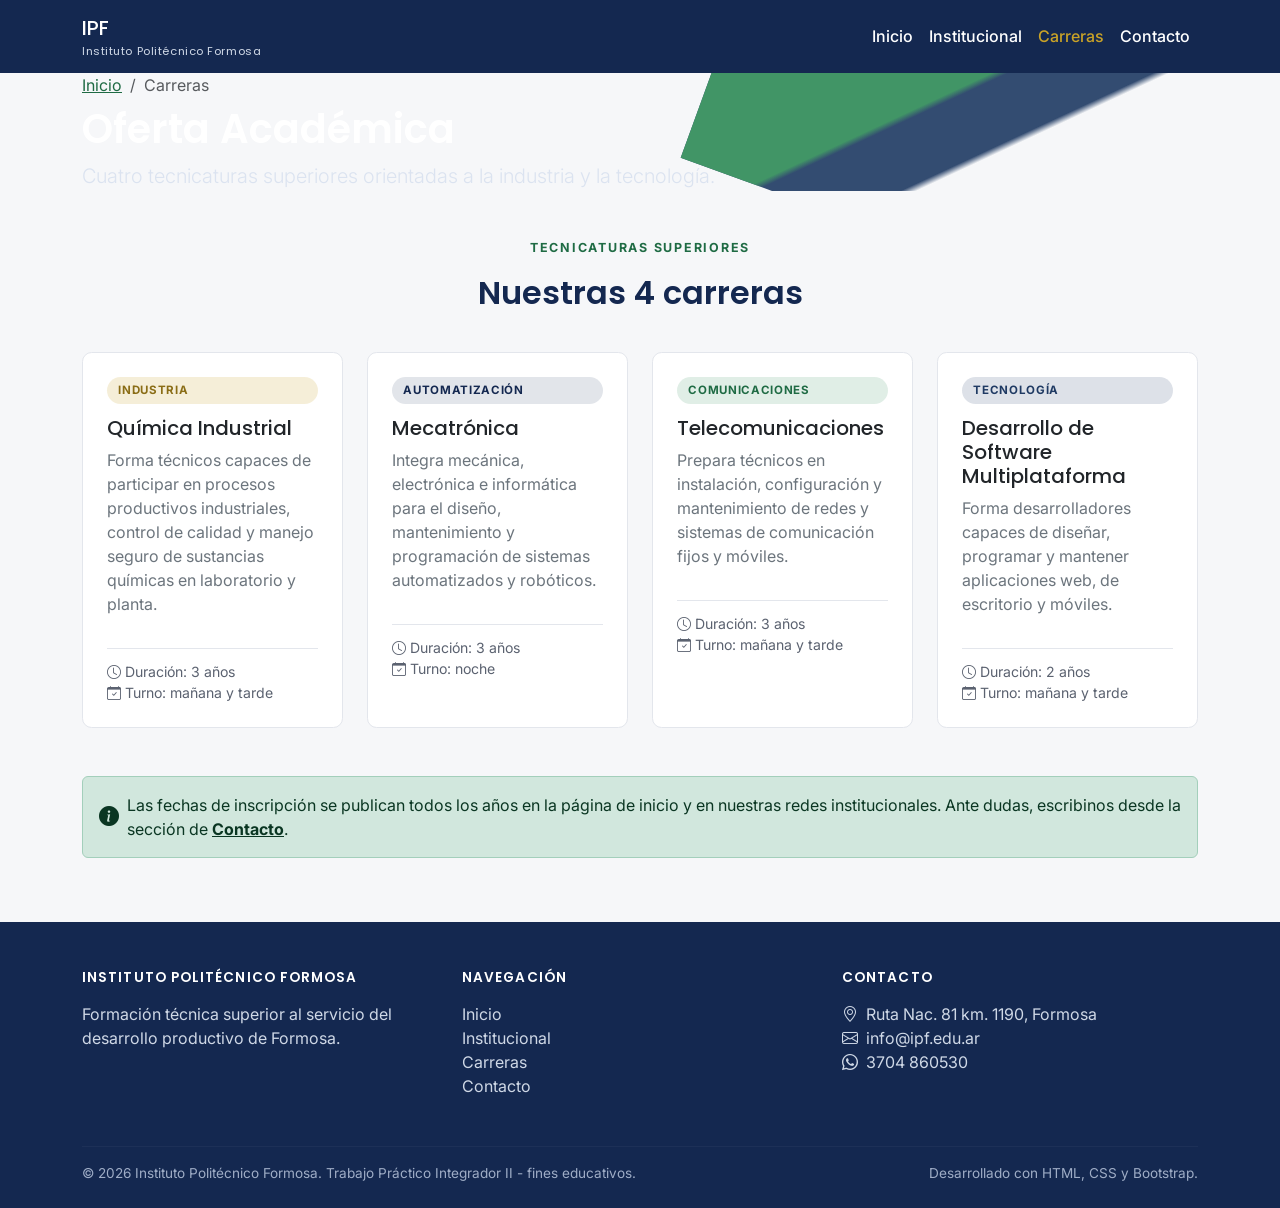
<file: carreras.html>
<!DOCTYPE html>
<html lang="en">

<head>
    <meta charset="UTF-8">
    <meta name="viewport" content="width=device-width, initial-scale=1.0">
    <title>Carreras | Instituto Politécnico Formosa</title>
    <meta name="description"
        content="Oferta académica del Instituto Politécnico Formosa: tecnicaturas superiores, requisitos de inscripción y duración.">

    <link rel="preconnect" href="https://fonts.googleapis.com">
    <link
        href="https://fonts.googleapis.com/css2?family=Poppins:wght@500;600;700&family=Inter:wght@400;500;600&display=swap"
        rel="stylesheet">

    <link href="https://cdn.jsdelivr.net/npm/bootstrap@5.3.8/dist/css/bootstrap.min.css" rel="stylesheet"
        integrity="sha384-sRIl4kxILFvY47J16cr9ZwB07vP4J8+LH7qKQnuqkuIAvNWLzeN8tE5YBujZqJLB" crossorigin="anonymous">
    <link rel="stylesheet" href="https://cdn.jsdelivr.net/npm/bootstrap-icons@1.11.3/font/bootstrap-icons.min.css">

    <link rel="stylesheet" href="assets/css/style.css">
    <link rel="stylesheet" href="assets/css/carreras.css">
</head>

<body>
    <header>
        <nav class="navbar navbar-expand-lg navbar-ipf sticky-top">
            <div class="container">
                <a class="navbar-brand" href="index.html">
                    IPF
                    <small>Instituto Politécnico Formosa</small>
                </a>
                <button class="navbar-toggler" type="button" data-bs-toggle="collapse" data-bs-target="#navMenu"
                    aria-controls="navMenu" aria-expanded="false" aria-label="Abrir menú">
                    <span class="navbar-toggler-icon"></span>
                </button>
                <div class="collapse navbar-collapse" id="navMenu">
                    <ul class="navbar-nav ms-auto mb-2 mb-lg-0">
                        <li class="nav-item"><a class="nav-link" href="index.html">Inicio</a></li>
                        <li class="nav-item"><a class="nav-link" href="institucional.html">Institucional</a></li>
                        <li class="nav-item"><a class="nav-link active" aria-current="page"
                                href="carreras.html">Carreras</a></li>
                        <li class="nav-item"><a class="nav-link" href="contacto.html">Contacto</a></li>
                    </ul>
                </div>
            </div>
        </nav>
    </header>
    <section class="page-header-carreras ipf-ribbon">
        <div class="container position-relative">
            <nav aria-label="breadcrumb">
                <ol class="breadcrumb mb-2">
                    <li class="breadcrumb-item"><a href="index.html">Inicio</a></li>
                    <li class="breadcrumb-item active" aria-current="page">Carreras</li>
                </ol>
            </nav>
            <h1>Oferta Académica</h1>
            <p class="lead mb-0" style="color:#dbe3f0;">Cuatro tecnicaturas superiores orientadas a la industria y la
                tecnología.</p>
        </div>
    </section>

    <main>
        <!-- ===================== TECNICATURAS (Cards) ===================== -->
        <section class="py-5">
            <div class="container">
                <div class="section-title-wrap">
                    <p class="eyebrow">Tecnicaturas superiores</p>
                    <h2>Nuestras 4 carreras</h2>
                </div>
                <div class="row g-4">

                    <div class="col-md-6 col-lg-3">
                        <article class="card carrera-card quimica p-4">
                            <span class="carrera-tag">Industria</span>
                            <h3 class="h5">Química Industrial</h3>
                            <p class="text-secondary">
                                Forma técnicos capaces de participar en procesos productivos industriales,
                                control de calidad y manejo seguro de sustancias químicas en laboratorio y planta.
                            </p>
                            <div class="carrera-footer">
                                <div><i class="bi bi-clock me-1"></i>Duración: 3 años</div>
                                <div><i class="bi bi-calendar-check me-1"></i>Turno: mañana y tarde</div>
                            </div>
                        </article>
                    </div>

                    <div class="col-md-6 col-lg-3">
                        <article class="card carrera-card mecatronica p-4">
                            <span class="carrera-tag">Automatización</span>
                            <h3 class="h5">Mecatrónica</h3>
                            <p class="text-secondary">
                                Integra mecánica, electrónica e informática para el diseño, mantenimiento
                                y programación de sistemas automatizados y robóticos.
                            </p>
                            <div class="carrera-footer">
                                <div><i class="bi bi-clock me-1"></i>Duración: 3 años</div>
                                <div><i class="bi bi-calendar-check me-1"></i>Turno: noche</div>
                            </div>
                        </article>
                    </div>

                    <div class="col-md-6 col-lg-3">
                        <article class="card carrera-card telecom p-4">
                            <span class="carrera-tag">Comunicaciones</span>
                            <h3 class="h5">Telecomunicaciones</h3>
                            <p class="text-secondary">
                                Prepara técnicos en instalación, configuración y mantenimiento de redes y
                                sistemas de comunicación fijos y móviles.
                            </p>
                            <div class="carrera-footer">
                                <div><i class="bi bi-clock me-1"></i>Duración: 3 años</div>
                                <div><i class="bi bi-calendar-check me-1"></i>Turno: mañana y tarde</div>
                            </div>
                        </article>
                    </div>

                    <div class="col-md-6 col-lg-3">
                        <article class="card carrera-card software p-4">
                            <span class="carrera-tag">Tecnología</span>
                            <h3 class="h5">Desarrollo de Software Multiplataforma</h3>
                            <p class="text-secondary">
                                Forma desarrolladores capaces de diseñar, programar y mantener aplicaciones
                                web, de escritorio y móviles.
                            </p>
                            <div class="carrera-footer">
                                <div><i class="bi bi-clock me-1"></i>Duración: 2 años</div>
                                <div><i class="bi bi-calendar-check me-1"></i>Turno: mañana y tarde</div>
                            </div>
                        </article>
                    </div>

                </div>
            </div>
        </section>
        <!-- ===================== ALERTA INFORMATIVA (Bootstrap Alert) ===================== -->
        <section class="pb-5">
            <div class="container">
                <div class="alert alert-success d-flex align-items-center" role="alert">
                    <i class="bi bi-info-circle-fill me-2 fs-5"></i>
                    <div>
                        Las fechas de inscripción se publican todos los años en la página de inicio
                        y en nuestras redes institucionales. Ante dudas, escribinos desde la sección de
                        <a href="contacto.html" class="alert-link">Contacto</a>.
                    </div>
                </div>
            </div>
        </section>
    </main>

    <footer class="footer-ipf">
        <div class="container">
            <div class="row g-4">
                <div class="col-lg-4">
                    <h6>Instituto Politécnico Formosa</h6>
                    <p class="mb-0">Formación técnica superior al servicio del desarrollo productivo de Formosa.</p>
                </div>
                <div class="col-lg-4">
                    <h6>Navegación</h6>
                    <ul class="list-unstyled">
                        <li><a href="index.html">Inicio</a></li>
                        <li><a href="institucional.html">Institucional</a></li>
                        <li><a href="carreras.html">Carreras</a></li>
                        <li><a href="contacto.html">Contacto</a></li>
                    </ul>
                </div>
                <div class="col-lg-4">
                    <h6>Contacto</h6>
                    <ul class="list-unstyled mb-0">
                        <li><i class="bi bi-geo-alt me-2"></i>Ruta Nac. 81 km. 1190, Formosa</li>
                        <li><i class="bi bi-envelope me-2"></i>info@ipf.edu.ar</li>
                        <li><i class="bi bi-whatsapp me-2"></i>3704 860530</li>
                    </ul>
                </div>
            </div>
            <hr>
            <div class="d-flex flex-column flex-md-row justify-content-between footer-bottom">
                <p class="mb-0">&copy; 2026 Instituto Politécnico Formosa. Trabajo Práctico Integrador II - fines
                    educativos.</p>
                <p class="mb-0">Desarrollado con HTML, CSS y Bootstrap.</p>
            </div>
        </div>
    </footer>


    <script src="https://cdn.jsdelivr.net/npm/bootstrap@5.3.8/dist/js/bootstrap.bundle.min.js"
        integrity="sha384-FKyoEForCGlyvwx9Hj09JcYn3nv7wiPVlz7YYwJrWVcXK/BmnVDxM+D2scQbITxI"
        crossorigin="anonymous"></script>
</body>

</html>
</file>
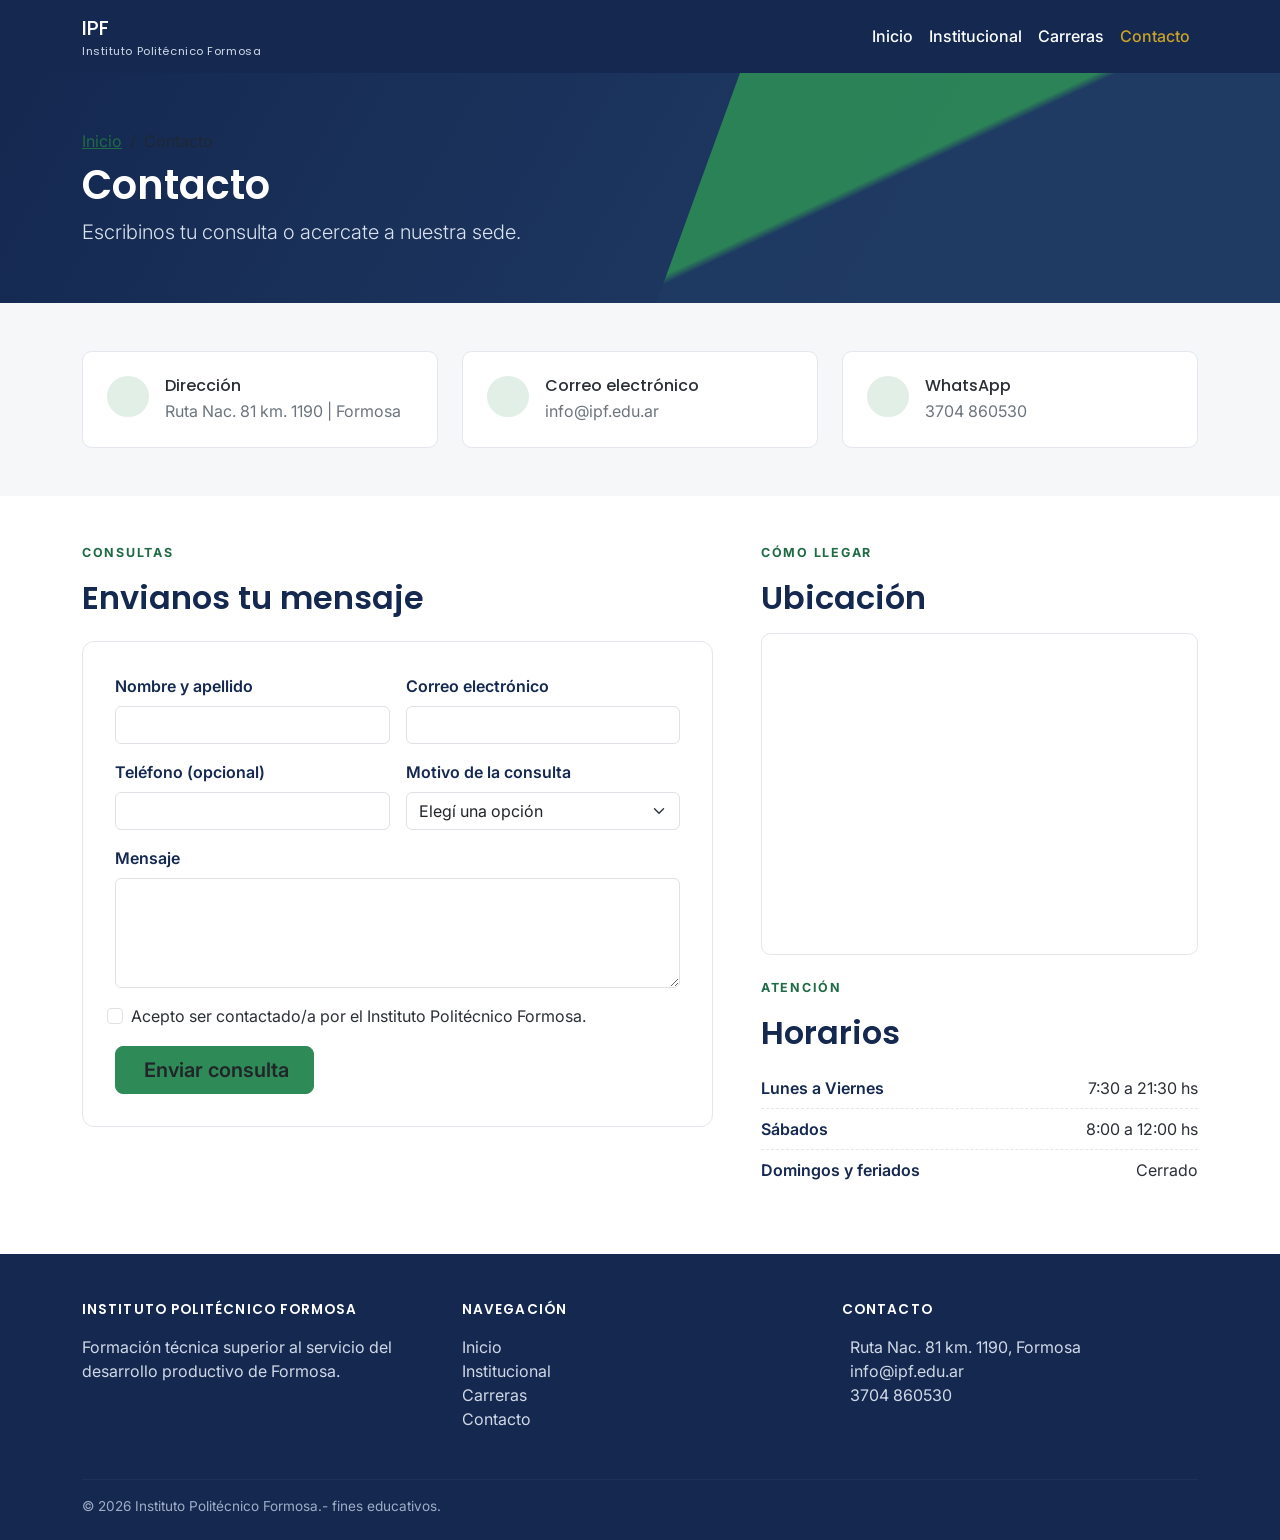
<file: contacto.html>
<!DOCTYPE html>
<html lang="es">
<head>
  <meta charset="UTF-8">
  <meta name="viewport" content="width=device-width, initial-scale=1.0">
  <title>Contacto | Instituto Politécnico Formosa</title>
  <meta name="description" content="Contactate con el Instituto Politécnico Formosa: formulario de consulta, ubicación, horarios y vías de contacto.">

  <!-- 1° Fuentes de Google -->
  <link rel="preconnect" href="https://fonts.googleapis.com">
  <link href="https://fonts.googleapis.com/css2?family=Poppins:wght@500;600;700&family=Inter:wght@400;500;600&display=swap" rel="stylesheet">
  
<link href="https://cdn.jsdelivr.net/npm/bootstrap@5.3.3/dist/css/bootstrap.min.css" rel="stylesheet"
      integrity="sha384-QWTKZyjpPEjISv5WaRU9OFeRpok6YctnYmDr5pNlyT2bRjXh0JMhjY6hW+ALEwIH"
      crossorigin="anonymous">

  
  <link rel="stylesheet" href="assets/css/style.css">
  <link rel="stylesheet" href="assets/css/contacto.css">
</head>
<body>

  <header>
    <nav class="navbar navbar-expand-lg navbar-ipf sticky-top">
      <div class="container">
        <a class="navbar-brand" href="index.html">
          IPF
          <small>Instituto Politécnico Formosa</small>
        </a>
        <button class="navbar-toggler" type="button" data-bs-toggle="collapse" data-bs-target="#navMenu"
                aria-controls="navMenu" aria-expanded="false" aria-label="Abrir menú">
          <span class="navbar-toggler-icon"></span>
        </button>
        <div class="collapse navbar-collapse" id="navMenu">
          <ul class="navbar-nav ms-auto mb-2 mb-lg-0">
            <li class="nav-item"><a class="nav-link" href="index.html">Inicio</a></li>
            <li class="nav-item"><a class="nav-link" href="institucional.html">Institucional</a></li>
            <li class="nav-item"><a class="nav-link" href="carreras.html">Carreras</a></li>
            <li class="nav-item"><a class="nav-link active" aria-current="page" href="contacto.html">Contacto</a></li>
          </ul>
        </div>
      </div>
    </nav>
  </header>

  <section class="page-header-contacto ipf-ribbon">
    <div class="container position-relative">
      <nav aria-label="breadcrumb">
        <ol class="breadcrumb mb-2">
          <li class="breadcrumb-item"><a href="index.html">Inicio</a></li>
          <li class="breadcrumb-item active" aria-current="page">Contacto</li>
        </ol>
      </nav>
      <h1>Contacto</h1>
      <p class="lead mb-0" style="color:#dbe3f0;">Escribinos tu consulta o acercate a nuestra sede.</p>
    </div>
  </section>

  <main>
    <!-- ===================== DATOS DE CONTACTO ===================== -->
    <section class="py-5">
      <div class="container">
        <div class="row g-4">
          <div class="col-md-4">
            <div class="contact-info-card">
              <div class="contact-icon"><i class="bi bi-geo-alt"></i></div>
              <div>
                <h3 class="h6 mb-1">Dirección</h3>
                <p class="text-secondary mb-0">Ruta Nac. 81 km. 1190 | Formosa</p>
              </div>
            </div>
          </div>
          <div class="col-md-4">
            <div class="contact-info-card">
              <div class="contact-icon"><i class="bi bi-envelope"></i></div>
              <div>
                <h3 class="h6 mb-1">Correo electrónico</h3>
                <p class="text-secondary mb-0">info@ipf.edu.ar</p>
              </div>
            </div>
          </div>
          <div class="col-md-4">
            <div class="contact-info-card">
              <div class="contact-icon"><i class="bi bi-whatsapp"></i></div>
              <div>
                <h3 class="h6 mb-1">WhatsApp</h3>
                <p class="text-secondary mb-0">3704 860530</p>
              </div>
            </div>
          </div>
        </div>
      </div>
    </section>

    <!-- ===================== FORMULARIO + MAPA/HORARIOS ===================== -->
    <section class="py-5 bg-white">
      <div class="container">
        <div class="row g-5">
          <!-- Formulario (Bootstrap forms) -->
          <div class="col-lg-7">
            <p class="eyebrow">Consultas</p>
            <h2 class="mb-4">Envianos tu mensaje</h2>

            <form id="formConsulta" class="form-ipf needs-validation" novalidate>
              <div class="row g-3">
                <div class="col-md-6">
                  <label for="nombre" class="form-label">Nombre y apellido</label>
                  <input type="text" class="form-control" id="nombre" required>
                  <div class="invalid-feedback">Por favor ingresá tu nombre.</div>
                </div>
                <div class="col-md-6">
                  <label for="email" class="form-label">Correo electrónico</label>
                  <input type="email" class="form-control" id="email" required>
                  <div class="invalid-feedback">Ingresá un correo electrónico válido.</div>
                </div>
                <div class="col-md-6">
                  <label for="telefono" class="form-label">Teléfono (opcional)</label>
                  <input type="tel" class="form-control" id="telefono">
                </div>
                <div class="col-md-6">
                  <label for="motivo" class="form-label">Motivo de la consulta</label>
                  <select class="form-select" id="motivo" required>
                    <option value="" selected disabled>Elegí una opción</option>
                    <option>Inscripción a una carrera</option>
                    <option>Información institucional</option>
                    <option>Equivalencias</option>
                    <option>Otro</option>
                  </select>
                  <div class="invalid-feedback">Seleccioná un motivo de consulta.</div>
                </div>
                <div class="col-12">
                  <label for="mensaje" class="form-label">Mensaje</label>
                  <textarea class="form-control" id="mensaje" rows="4" required></textarea>
                  <div class="invalid-feedback">Contanos brevemente tu consulta.</div>
                </div>
                <div class="col-12 form-check">
                  <input type="checkbox" class="form-check-input" id="acepta" required>
                  <label class="form-check-label" for="acepta">
                    Acepto ser contactado/a por el Instituto Politécnico Formosa.
                  </label>
                  <div class="invalid-feedback">Necesitamos tu aceptación para poder responderte.</div>
                </div>
                <div class="col-12">
                  <button type="submit" class="btn btn-enviar btn-lg px-4">
                    <i class="bi bi-send me-1"></i> Enviar consulta
                  </button>
                </div>
              </div>
            </form>
          </div>

          <!-- Mapa y horarios -->
          <div class="col-lg-5">
            <p class="eyebrow">Cómo llegar</p>
            <h2 class="mb-3">Ubicación</h2>
            <div class="mapa-wrap mb-4">
              <iframe
                src="https://www.google.com/maps?q=Ruta%20Nacional%2081%20km%201190%2C%20Formosa%2C%20Argentina&output=embed"
                loading="lazy" referrerpolicy="no-referrer-when-downgrade"
                title="Ubicación del Instituto Politécnico Formosa"></iframe>
            </div>

            <p class="eyebrow">Atención</p>
            <h2 class="mb-3">Horarios</h2>
            <ul class="list-unstyled horarios-list">
              <li><span class="dia">Lunes a Viernes</span><span>7:30 a 21:30 hs</span></li>
              <li><span class="dia">Sábados</span><span>8:00 a 12:00 hs</span></li>
              <li><span class="dia">Domingos y feriados</span><span>Cerrado</span></li>
            </ul>
          </div>
        </div>
      </div>
    </section>
  </main>

  <!-- ===================== MODAL DE CONFIRMACIÓN (Bootstrap Modal) ===================== -->
  <div class="modal fade" id="modalConfirmacion" tabindex="-1" aria-labelledby="modalConfirmacionLabel" aria-hidden="true">
    <div class="modal-dialog modal-dialog-centered">
      <div class="modal-content">
        <div class="modal-header">
          <h2 class="modal-title h5" id="modalConfirmacionLabel">
            <i class="bi bi-check-circle-fill text-success me-2"></i>¡Consulta enviada!
          </h2>
          <button type="button" class="btn-close" data-bs-dismiss="modal" aria-label="Cerrar"></button>
        </div>
        <div class="modal-body">
          Gracias por escribirnos. Un/a representante del Instituto Politécnico Formosa
          se pondrá en contacto a la brevedad.
          <p class="text-muted small mt-3 mb-0">
            Nota: este es un formulario de demostración para un trabajo práctico académico;
            no envía datos a ningún servidor.
          </p>
        </div>
        <div class="modal-footer">
          <button type="button" class="btn btn-enviar" data-bs-dismiss="modal">Entendido</button>
        </div>
      </div>
    </div>
  </div>

  <footer class="footer-ipf">
    <div class="container">
      <div class="row g-4">
        <div class="col-lg-4">
          <h6>Instituto Politécnico Formosa</h6>
          <p class="mb-0">Formación técnica superior al servicio del desarrollo productivo de Formosa.</p>
        </div>
        <div class="col-lg-4">
          <h6>Navegación</h6>
          <ul class="list-unstyled">
            <li><a href="index.html">Inicio</a></li>
            <li><a href="institucional.html">Institucional</a></li>
            <li><a href="carreras.html">Carreras</a></li>
            <li><a href="contacto.html">Contacto</a></li>
          </ul>
        </div>
        <div class="col-lg-4">
          <h6>Contacto</h6>
          <ul class="list-unstyled mb-0">
            <li><i class="bi bi-geo-alt me-2"></i>Ruta Nac. 81 km. 1190, Formosa</li>
            <li><i class="bi bi-envelope me-2"></i>info@ipf.edu.ar</li>
            <li><i class="bi bi-whatsapp me-2"></i>3704 860530</li>
          </ul>
        </div>
      </div>
      <hr>
      <div class="d-flex flex-column flex-md-row justify-content-between footer-bottom">
        <p class="mb-0">&copy; 2026 Instituto Politécnico Formosa.- fines educativos.</p>
        
      </div>
    </div>
  </footer>

  <!-- Validación y simulación de envío del formulario de consulta -->
  <script>
    (function () {
      'use strict';
      const form = document.getElementById('formConsulta');
      form.addEventListener('submit', function (event) {
        event.preventDefault();
        event.stopPropagation();
        if (form.checkValidity()) {
          const modal = new bootstrap.Modal(document.getElementById('modalConfirmacion'));
          modal.show();
          form.reset();
          form.classList.remove('was-validated');
        } else {
          form.classList.add('was-validated');
        }
      });
    })();
  </script>
  <script src="https://cdn.jsdelivr.net/npm/bootstrap@5.3.3/dist/js/bootstrap.bundle.min.js"></script>
</body>
</html>
</file>
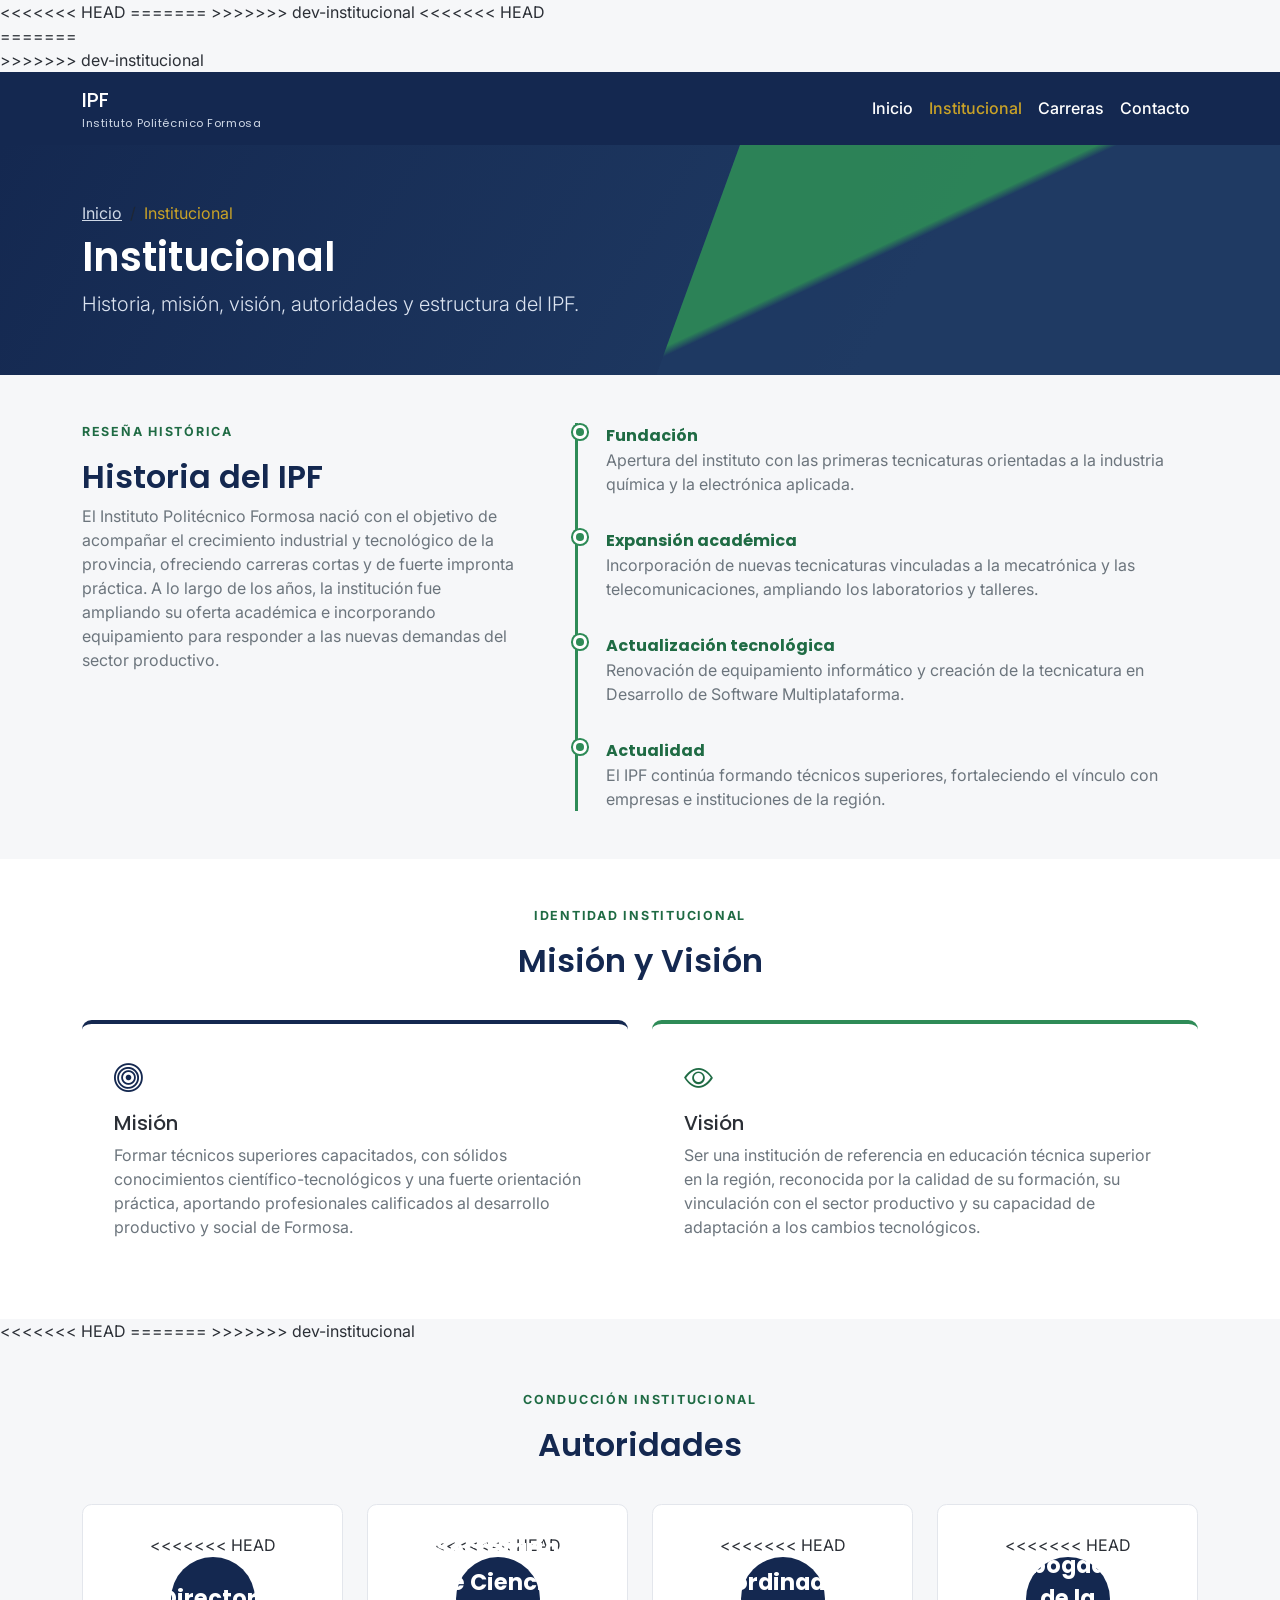
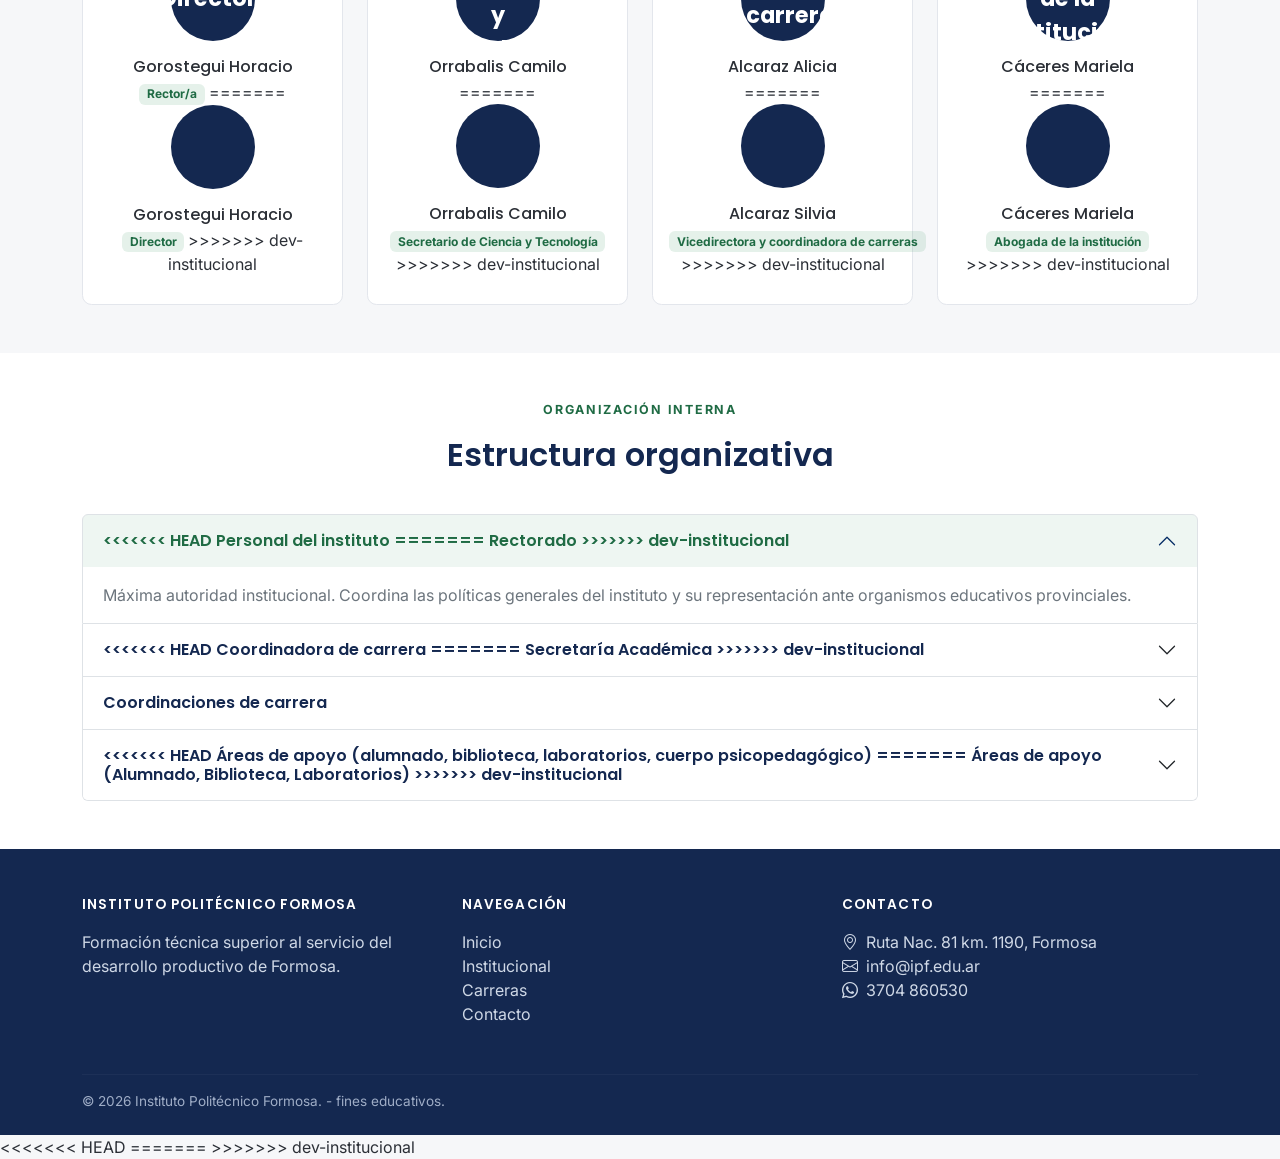
<file: institucional.html>
<!DOCTYPE html>
<html lang="es">
<head>
<<<<<<< HEAD
    <meta charset="UTF-8">
    <meta name="viewport" content="width=device-width, initial-scale=1.0">
     <title>Institucional | Instituto Politécnico Formosa</title>
=======
  <meta charset="UTF-8">
  <meta name="viewport" content="width=device-width, initial-scale=1.0">
  <title>Institucional | Instituto Politécnico Formosa</title>
>>>>>>> dev-institucional
  <meta name="description" content="Historia, misión, visión, autoridades y estructura organizativa del Instituto Politécnico Formosa (IPF).">

  <link rel="preconnect" href="https://fonts.googleapis.com">
  <link href="https://fonts.googleapis.com/css2?family=Poppins:wght@500;600;700&family=Inter:wght@400;500;600&display=swap" rel="stylesheet">

  <link href="https://cdn.jsdelivr.net/npm/bootstrap@5.3.8/dist/css/bootstrap.min.css" rel="stylesheet"
        integrity="sha384-sRIl4kxILFvY47J16cr9ZwB07vP4J8+LH7qKQnuqkuIAvNWLzeN8tE5YBujZqJLB" crossorigin="anonymous">
  <link rel="stylesheet" href="https://cdn.jsdelivr.net/npm/bootstrap-icons@1.11.3/font/bootstrap-icons.min.css">

  <link rel="stylesheet" href="assets/css/style.css">
  <link rel="stylesheet" href="assets/css/institucional.css">
</head>
<body>
<<<<<<< HEAD
    <header>
=======

  <header>
>>>>>>> dev-institucional
    <nav class="navbar navbar-expand-lg navbar-ipf sticky-top">
      <div class="container">
        <a class="navbar-brand" href="index.html">
          IPF
          <small>Instituto Politécnico Formosa</small>
        </a>
        <button class="navbar-toggler" type="button" data-bs-toggle="collapse" data-bs-target="#navMenu"
                aria-controls="navMenu" aria-expanded="false" aria-label="Abrir menú">
          <span class="navbar-toggler-icon"></span>
        </button>
        <div class="collapse navbar-collapse" id="navMenu">
          <ul class="navbar-nav ms-auto mb-2 mb-lg-0">
            <li class="nav-item"><a class="nav-link" href="index.html">Inicio</a></li>
            <li class="nav-item"><a class="nav-link active" aria-current="page" href="institucional.html">Institucional</a></li>
            <li class="nav-item"><a class="nav-link" href="carreras.html">Carreras</a></li>
            <li class="nav-item"><a class="nav-link" href="contacto.html">Contacto</a></li>
          </ul>
        </div>
      </div>
    </nav>
  </header>

  <section class="page-header-inst ipf-ribbon">
    <div class="container position-relative">
      <nav aria-label="breadcrumb">
        <ol class="breadcrumb mb-2">
          <li class="breadcrumb-item"><a href="index.html">Inicio</a></li>
          <li class="breadcrumb-item active" aria-current="page">Institucional</li>
        </ol>
      </nav>
      <h1>Institucional</h1>
      <p class="lead mb-0" style="color:#dbe3f0;">Historia, misión, visión, autoridades y estructura del IPF.</p>
    </div>
  </section>

  <main>
    <!-- ===================== HISTORIA (línea de tiempo) ===================== -->
    <section class="py-5">
      <div class="container">
        <div class="row g-5">
          <div class="col-lg-5">
            <p class="eyebrow">Reseña histórica</p>
            <h2>Historia del IPF</h2>
            <p class="text-secondary">
              El Instituto Politécnico Formosa nació con el objetivo de acompañar el
              crecimiento industrial y tecnológico de la provincia, ofreciendo carreras
              cortas y de fuerte impronta práctica. A lo largo de los años, la
              institución fue ampliando su oferta académica e incorporando
              equipamiento para responder a las nuevas demandas del sector productivo.
            </p>
          </div>
          <div class="col-lg-7">
            <div class="timeline-ipf">
              <div class="timeline-item">
                <span class="timeline-year">Fundación</span>
                <p class="mb-0 text-secondary">Apertura del instituto con las primeras tecnicaturas orientadas a la
                  industria química y la electrónica aplicada.</p>
              </div>
              <div class="timeline-item">
                <span class="timeline-year">Expansión académica</span>
                <p class="mb-0 text-secondary">Incorporación de nuevas tecnicaturas vinculadas a la mecatrónica y las
                  telecomunicaciones, ampliando los laboratorios y talleres.</p>
              </div>
              <div class="timeline-item">
                <span class="timeline-year">Actualización tecnológica</span>
                <p class="mb-0 text-secondary">Renovación de equipamiento informático y creación de la tecnicatura en
                  Desarrollo de Software Multiplataforma.</p>
              </div>
              <div class="timeline-item">
                <span class="timeline-year">Actualidad</span>
                <p class="mb-0 text-secondary">El IPF continúa formando técnicos superiores, fortaleciendo el vínculo
                  con empresas e instituciones de la región.</p>
              </div>
            </div>
          </div>
        </div>
      </div>
    </section>

    <section class="py-5 bg-white">
      <div class="container">
        <div class="section-title-wrap">
          <p class="eyebrow">Identidad institucional</p>
          <h2>Misión y Visión</h2>
        </div>
        <div class="row g-4">
          <div class="col-md-6">
            <div class="mv-card mision">
              <div class="mv-icon"><i class="bi bi-bullseye"></i></div>
              <h3 class="h5">Misión</h3>
              <p class="text-secondary mb-0">
                Formar técnicos superiores capacitados, con sólidos conocimientos
                científico-tecnológicos y una fuerte orientación práctica, aportando
                profesionales calificados al desarrollo productivo y social de Formosa.
              </p>
            </div>
          </div>
          <div class="col-md-6">
            <div class="mv-card vision">
              <div class="mv-icon"><i class="bi bi-eye"></i></div>
              <h3 class="h5">Visión</h3>
              <p class="text-secondary mb-0">
                Ser una institución de referencia en educación técnica superior en la
                región, reconocida por la calidad de su formación, su vinculación con
                el sector productivo y su capacidad de adaptación a los cambios tecnológicos.
              </p>
            </div>
          </div>
        </div>
      </div>
    </section>

<<<<<<< HEAD
     <!-- ===================== AUTORIDADES ===================== -->
=======
    <!-- ===================== AUTORIDADES ===================== -->
>>>>>>> dev-institucional
    <section class="py-5">
      <div class="container">
        <div class="section-title-wrap">
          <p class="eyebrow">Conducción institucional</p>
          <h2>Autoridades</h2>
        </div>
        <div class="row g-4">
          <div class="col-sm-6 col-lg-3">
            <div class="authority-card">
<<<<<<< HEAD
              <div class="authority-avatar">Director:</div>
              <h3 class="h6 mb-1">Gorostegui Horacio</h3>
              <span class="badge role-badge">Rector/a</span>
=======
              <div class="authority-avatar"></div>
              <h3 class="h6 mb-1">Gorostegui Horacio</h3>
              <span class="badge role-badge">Director</span>
>>>>>>> dev-institucional
            </div>
          </div>
          <div class="col-sm-6 col-lg-3">
            <div class="authority-card">
<<<<<<< HEAD
              <div class="authority-avatar">Secretario de Ciencia y Tecnología:</div>
              <h3 class="h6 mb-1">Orrabalis Camilo</h3>
              <span class="badge role-badge"></span>
=======
              <div class="authority-avatar"></div>
              <h3 class="h6 mb-1">Orrabalis Camilo</h3>
              <span class="badge role-badge">Secretario de Ciencia y Tecnología</span>
>>>>>>> dev-institucional
            </div>
          </div>
          <div class="col-sm-6 col-lg-3">
            <div class="authority-card">
<<<<<<< HEAD
              <div class="authority-avatar">Coordinadora de carreras:</div>
              <h3 class="h6 mb-1">Alcaraz Alicia</h3>
              <span class="badge role-badge"></span>
=======
              <div class="authority-avatar"></div>
              <h3 class="h6 mb-1">Alcaraz Silvia</h3>
              <span class="badge role-badge">Vicedirectora y coordinadora de carreras</span>
>>>>>>> dev-institucional
            </div>
          </div>
          <div class="col-sm-6 col-lg-3">
            <div class="authority-card">
<<<<<<< HEAD
              <div class="authority-avatar">Abogada de la institución:</div>
              <h3 class="h6 mb-1">Cáceres Mariela</h3>
              <span class="badge role-badge"></span>
=======
              <div class="authority-avatar"></div>
              <h3 class="h6 mb-1">Cáceres Mariela</h3>
              <span class="badge role-badge">Abogada de la institución</span>
>>>>>>> dev-institucional
            </div>
          </div>
        </div>
      </div>
    </section>

    <!-- ===================== ESTRUCTURA ORGANIZATIVA (Accordion) ===================== -->
    <section class="py-5 bg-white">
      <div class="container">
        <div class="section-title-wrap">
          <p class="eyebrow">Organización interna</p>
          <h2>Estructura organizativa</h2>
        </div>
        <div class="accordion accordion-ipf" id="accordionEstructura">
          <div class="accordion-item">
            <h3 class="accordion-header" id="headingUno">
              <button class="accordion-button" type="button" data-bs-toggle="collapse" data-bs-target="#collapseUno"
                      aria-expanded="true" aria-controls="collapseUno">
<<<<<<< HEAD
                Personal del instituto
=======
                Rectorado
>>>>>>> dev-institucional
              </button>
            </h3>
            <div id="collapseUno" class="accordion-collapse collapse show" data-bs-parent="#accordionEstructura">
              <div class="accordion-body text-secondary">
                Máxima autoridad institucional. Coordina las políticas generales del
                instituto y su representación ante organismos educativos provinciales.
              </div>
            </div>
          </div>
          <div class="accordion-item">
            <h3 class="accordion-header" id="headingDos">
              <button class="accordion-button collapsed" type="button" data-bs-toggle="collapse" data-bs-target="#collapseDos"
                      aria-expanded="false" aria-controls="collapseDos">
<<<<<<< HEAD
                Coordinadora de carrera
=======
                Secretaría Académica
>>>>>>> dev-institucional
              </button>
            </h3>
            <div id="collapseDos" class="accordion-collapse collapse" data-bs-parent="#accordionEstructura">
              <div class="accordion-body text-secondary">
                Gestiona el desarrollo curricular, la asignación docente, los calendarios
                académicos y el seguimiento de trayectorias estudiantiles.
              </div>
            </div>
          </div>
          <div class="accordion-item">
            <h3 class="accordion-header" id="headingTres">
              <button class="accordion-button collapsed" type="button" data-bs-toggle="collapse" data-bs-target="#collapseTres"
                      aria-expanded="false" aria-controls="collapseTres">
                Coordinaciones de carrera
              </button>
            </h3>
            <div id="collapseTres" class="accordion-collapse collapse" data-bs-parent="#accordionEstructura">
              <div class="accordion-body text-secondary">
                Cada tecnicatura cuenta con un/a coordinador/a responsable del plan de
                estudios, la vinculación con el sector productivo y el apoyo a docentes y estudiantes.
              </div>
            </div>
          </div>
          <div class="accordion-item">
            <h3 class="accordion-header" id="headingCuatro">
              <button class="accordion-button collapsed" type="button" data-bs-toggle="collapse" data-bs-target="#collapseCuatro"
                      aria-expanded="false" aria-controls="collapseCuatro">
<<<<<<< HEAD
                Áreas de apoyo (alumnado, biblioteca, laboratorios, cuerpo psicopedagógico)
=======
                Áreas de apoyo (Alumnado, Biblioteca, Laboratorios)
>>>>>>> dev-institucional
              </button>
            </h3>
            <div id="collapseCuatro" class="accordion-collapse collapse" data-bs-parent="#accordionEstructura">
              <div class="accordion-body text-secondary">
                Brindan soporte administrativo y técnico: gestión de legajos e
                inscripciones, recursos bibliográficos y mantenimiento de laboratorios y talleres.
              </div>
            </div>
          </div>
        </div>
      </div>
    </section>
  </main>

  <footer class="footer-ipf">
    <div class="container">
      <div class="row g-4">
        <div class="col-lg-4">
          <h6>Instituto Politécnico Formosa</h6>
          <p class="mb-0">Formación técnica superior al servicio del desarrollo productivo de Formosa.</p>
        </div>
        <div class="col-lg-4">
          <h6>Navegación</h6>
          <ul class="list-unstyled">
            <li><a href="index.html">Inicio</a></li>
            <li><a href="institucional.html">Institucional</a></li>
            <li><a href="carreras.html">Carreras</a></li>
            <li><a href="contacto.html">Contacto</a></li>
          </ul>
        </div>
        <div class="col-lg-4">
          <h6>Contacto</h6>
          <ul class="list-unstyled mb-0">
            <li><i class="bi bi-geo-alt me-2"></i>Ruta Nac. 81 km. 1190, Formosa</li>
            <li><i class="bi bi-envelope me-2"></i>info@ipf.edu.ar</li>
            <li><i class="bi bi-whatsapp me-2"></i>3704 860530</li>
          </ul>
        </div>
      </div>
      <hr>
      <div class="d-flex flex-column flex-md-row justify-content-between footer-bottom">
        <p class="mb-0">&copy; 2026 Instituto Politécnico Formosa. - fines educativos.</p>
        
      </div>
    </div>
  </footer>

  <script src="https://cdn.jsdelivr.net/npm/bootstrap@5.3.8/dist/js/bootstrap.bundle.min.js"
          integrity="sha384-cuYeSxntonz0PPNlHhBs68uyIAVpIIOZZ5JqeqvYYIcEL727kskC66kF92t6Xl2V" crossorigin="anonymous"></script>
<<<<<<< HEAD

=======
>>>>>>> dev-institucional
</body>
</html>
</file>
<file: assets/css/style.css>
/* -------------------- Paleta de colores institucional -------------------- */
:root {
  --ipf-navy: #142850;        
  --ipf-navy-2: #1f3a63;     
  --ipf-green: #2e8b57;       
  --ipf-green-dark: #1f6b44;  
  --ipf-gold: #c9a227;        
  --ipf-bg: #f6f7f9;         
  --ipf-surface: #ffffff;     
  --ipf-text: #2b2f36;        
  --ipf-text-muted: #5b6270;  
  --ipf-border: #e3e6ec;      
}

/* -------------------- Tipografía -------------------- */
body {
  font-family: "Inter", "Segoe UI", sans-serif;
  color: var(--ipf-text);
  background-color: var(--ipf-bg);
}

h1, h2, h3, h4, h5, h6,
.navbar-brand,
.display-headline {
  font-family: "Poppins", "Segoe UI", sans-serif;
  font-weight: 600;
  color: var(--ipf-navy);
}

.eyebrow {
  font-family: "Inter", sans-serif;
  font-weight: 700;
  letter-spacing: 0.14em;
  text-transform: uppercase;
  font-size: 0.78rem;
  color: var(--ipf-green-dark);
}

a {
  color: var(--ipf-green-dark);
}

a:hover {
  color: var(--ipf-navy);
}

/* -------------------- Motivo de marca: cinta diagonal --------------------*/
  
.ipf-ribbon {
  position: relative;
  overflow: hidden;
}

.ipf-ribbon::after {
  content: "";
  position: absolute;
  top: -40%;
  right: -10%;
  width: 55%;
  height: 220%;
  background: linear-gradient(135deg, var(--ipf-green) 0%, var(--ipf-green) 35%, transparent 36%),
              linear-gradient(135deg, var(--ipf-navy-2) 15%, var(--ipf-navy-2) 45%, transparent 46%);
  transform: rotate(20deg);
  opacity: 0.9;
  pointer-events: none;
}

/* -------------------- Navbar -------------------- */
.navbar-ipf {
  background-color: var(--ipf-navy);
}

.navbar-ipf .navbar-brand,
.navbar-ipf .nav-link {
  color: #fff !important;
  font-weight: 500;
}

.navbar-ipf .nav-link {
  transition: color 0.2s ease;
}

.navbar-ipf .nav-link:hover,
.navbar-ipf .nav-link.active {
  color: var(--ipf-gold) !important;
}

.navbar-ipf .navbar-brand small {
  display: block;
  font-size: 0.7rem;
  font-weight: 400;
  color: #cfd8e6;
  letter-spacing: 0.05em;
}

/* -------------------- Hero de inicio -------------------- */
.hero-ipf {
  background: linear-gradient(120deg, var(--ipf-navy) 0%, var(--ipf-navy-2) 65%);
  color: #fff;
  padding: 5rem 0 6rem;
}

.hero-ipf .display-headline {
  color: #fff;
  font-size: clamp(2rem, 4vw, 3.2rem);
  line-height: 1.15;
}

.hero-ipf .lead {
  color: #dbe3f0;
  max-width: 42rem;
}

.hero-ipf .btn-hero-primary {
  background-color: var(--ipf-green);
  border-color: var(--ipf-green);
  font-weight: 600;
}

.hero-ipf .btn-hero-primary:hover {
  background-color: var(--ipf-green-dark);
  border-color: var(--ipf-green-dark);
}

.hero-ipf .btn-hero-outline {
  border-color: #fff;
  color: #fff;
  font-weight: 600;
}

.hero-ipf .btn-hero-outline:hover {
  background-color: #fff;
  color: var(--ipf-navy);
}

/* -------------------- Carrusel (index) -------------------- */
#carruselIPF {
  margin-top: -3rem;
  border-radius: 0.75rem;
  overflow: hidden;
  box-shadow: 0 1.5rem 3rem rgba(20, 40, 80, 0.25);
}

#carruselIPF .carousel-item {
  height: 380px;
}

#carruselIPF .carousel-item img {
  height: 100%;
  object-fit: cover;
  filter: brightness(0.75);
}

#carruselIPF .carousel-caption h3 {
  color: #fff;
}

/* -------------------- Sección "Por qué elegir el IPF" (Cards) -------------------- */
.section-title-wrap {
  text-align: center;
  margin-bottom: 2.5rem;
}

.card-ipf {
  border: 1px solid var(--ipf-border);
  border-radius: 0.6rem;
  height: 100%;
  transition: transform 0.25s ease, box-shadow 0.25s ease;
}

.card-ipf:hover {
  transform: translateY(-6px);
  box-shadow: 0 1rem 2rem rgba(20, 40, 80, 0.12);
}

.card-ipf .icon-wrap {
  width: 3rem;
  height: 3rem;
  border-radius: 50%;
  background-color: rgba(46, 139, 87, 0.12);
  color: var(--ipf-green-dark);
  display: flex;
  align-items: center;
  justify-content: center;
  font-size: 1.3rem;
  margin-bottom: 1rem;
}

/* -------------------- Sección de accesos rápidos -------------------- */
.quicklink-card {
  background-color: var(--ipf-surface);
  border-left: 4px solid var(--ipf-green);
  border-radius: 0.4rem;
  padding: 1.25rem 1.5rem;
  height: 100%;
  transition: background-color 0.2s ease, border-color 0.2s ease;
}

.quicklink-card:hover {
  background-color: rgba(46, 139, 87, 0.06);
  border-left-color: var(--ipf-navy);
}

.quicklink-card a {
  text-decoration: none;
  font-weight: 600;
}

/* -------------------- Footer -------------------- */
.footer-ipf {
  background-color: var(--ipf-navy);
  color: #cfd8e6;
  padding: 3rem 0 1.5rem;
}

.footer-ipf h6 {
  color: #fff;
  text-transform: uppercase;
  font-size: 0.85rem;
  letter-spacing: 0.08em;
  margin-bottom: 1rem;
}

.footer-ipf a {
  color: #cfd8e6;
  text-decoration: none;
}

.footer-ipf a:hover {
  color: var(--ipf-gold);
}

.footer-ipf hr {
  border-color: rgba(255, 255, 255, 0.15);
  margin: 2rem 0 1rem;
}

.footer-ipf .footer-bottom {
  font-size: 0.85rem;
  color: #9fadc6;
}
</file>
<file: assets/css/carreras.css>
CARRERAS CSS

.page-header-carreras {
  background: linear-gradient(120deg, var(--ipf-navy) 0%, var(--ipf-navy-2) 70%);
  color: #fff;
  padding: 3.5rem 0;
}

.page-header-carreras h1 {
  color: #fff;
}

/* -------------------- Cards de tecnicaturas -------------------- */
.carrera-card {
  background-color: var(--ipf-surface);
  border-radius: 0.6rem;
  border: 1px solid var(--ipf-border);
  overflow: hidden;
  height: 100%;
  transition: transform 0.25s ease, box-shadow 0.25s ease;
}

.carrera-card:hover {
  transform: translateY(-6px);
  box-shadow: 0 1rem 2rem rgba(20, 40, 80, 0.12);
}

.carrera-card .carrera-tag {
  display: inline-block;
  font-size: 0.72rem;
  font-weight: 700;
  letter-spacing: 0.06em;
  text-transform: uppercase;
  padding: 0.3rem 0.7rem;
  border-radius: 2rem;
  margin-bottom: 0.75rem;
}

.carrera-card.quimica .carrera-tag {
  background-color: rgba(201, 162, 39, 0.18);
  color: #8a6d16;
}

.carrera-card.mecatronica .carrera-tag {
  background-color: rgba(20, 40, 80, 0.12);
  color: var(--ipf-navy);
}

.carrera-card.telecom .carrera-tag {
  background-color: rgba(46, 139, 87, 0.15);
  color: var(--ipf-green-dark);
}

.carrera-card.software .carrera-tag {
  background-color: rgba(31, 58, 99, 0.15);
  color: var(--ipf-navy-2);
}

.carrera-card .carrera-footer {
  border-top: 1px solid var(--ipf-border);
  padding-top: 0.75rem;
  margin-top: 1rem;
  font-size: 0.88rem;
  color: var(--ipf-text-muted);
}

/* -------------------- Tabla de duración -------------------- */
.table-duracion thead {
  background-color: var(--ipf-navy);
  color: #fff;
}

.table-duracion tbody tr:hover {
  background-color: rgba(46, 139, 87, 0.07);
}

/* -------------------- Requisitos (lista con check) -------------------- */
.requisitos-list li {
  padding-left: 0.25rem;
  margin-bottom: 0.6rem;
}

.requisitos-list .bi,
.requisitos-list i {
  color: var(--ipf-green-dark);
  margin-right: 0.5rem;
}
</file>
<file: assets/css/contacto.css>
.page-header-contacto {
  background: linear-gradient(120deg, var(--ipf-navy) 0%, var(--ipf-navy-2) 70%);
  color: #fff;
  padding: 3.5rem 0;
}

.page-header-contacto h1 {
  color: #fff;
}

/* -------------------- Tarjetas de datos de contacto -------------------- */
.contact-info-card {
  background-color: var(--ipf-surface);
  border-radius: 0.6rem;
  border: 1px solid var(--ipf-border);
  padding: 1.5rem;
  display: flex;
  gap: 1rem;
  align-items: flex-start;
  transition: border-color 0.2s ease, box-shadow 0.2s ease;
}

.contact-info-card:hover {
  border-color: var(--ipf-green);
  box-shadow: 0 0.6rem 1.2rem rgba(20, 40, 80, 0.08);
}

.contact-info-card .contact-icon {
  width: 2.6rem;
  height: 2.6rem;
  border-radius: 50%;
  background-color: rgba(46, 139, 87, 0.14);
  color: var(--ipf-green-dark);
  display: flex;
  align-items: center;
  justify-content: center;
  flex-shrink: 0;
  font-size: 1.1rem;
}

/* -------------------- Formulario -------------------- */
.form-ipf {
  background-color: var(--ipf-surface);
  border-radius: 0.75rem;
  padding: 2rem;
  border: 1px solid var(--ipf-border);
}

.form-ipf .form-label {
  font-weight: 600;
  color: var(--ipf-navy);
}

.form-ipf .form-control:focus,
.form-ipf .form-select:focus {
  border-color: var(--ipf-green);
  box-shadow: 0 0 0 0.2rem rgba(46, 139, 87, 0.2);
}

.btn-enviar {
  background-color: var(--ipf-green);
  border-color: var(--ipf-green);
  font-weight: 600;
}

.btn-enviar:hover {
  background-color: var(--ipf-green-dark);
  border-color: var(--ipf-green-dark);
}

/* -------------------- Horarios -------------------- */
.horarios-list li {
  display: flex;
  justify-content: space-between;
  padding: 0.5rem 0;
  border-bottom: 1px dashed var(--ipf-border);
}

.horarios-list li:last-child {
  border-bottom: none;
}

.horarios-list .dia {
  font-weight: 600;
  color: var(--ipf-navy);
}

/* -------------------- Mapa -------------------- */
.mapa-wrap {
  border-radius: 0.6rem;
  overflow: hidden;
  border: 1px solid var(--ipf-border);
}

.mapa-wrap iframe {
  width: 100%;
  height: 320px;
  border: 0;
  display: block;
}
</file>
<file: assets/css/institucional.css>
.page-header-inst {
  background: linear-gradient(120deg, var(--ipf-navy) 0%, var(--ipf-navy-2) 70%);
  color: #fff;
  padding: 3.5rem 0;
}

.page-header-inst h1 {
  color: #fff;
}

.page-header-inst .breadcrumb a {
  color: #cfd8e6;
}

.page-header-inst .breadcrumb-item.active {
  color: var(--ipf-gold);
}

/* -------------------- Línea de tiempo (reseña histórica) -------------------- */
.timeline-ipf {
  border-left: 3px solid var(--ipf-green);
  padding-left: 1.75rem;
  margin-left: 0.5rem;
}

.timeline-item {
  position: relative;
  padding-bottom: 2rem;
}

.timeline-item:last-child {
  padding-bottom: 0;
}

.timeline-item::before {
  content: "";
  position: absolute;
  left: -2.05rem;
  top: 0.15rem;
  width: 0.85rem;
  height: 0.85rem;
  border-radius: 50%;
  background-color: var(--ipf-green);
  border: 3px solid #fff;
  box-shadow: 0 0 0 2px var(--ipf-green);
}

.timeline-item .timeline-year {
  font-family: "Poppins", sans-serif;
  font-weight: 700;
  color: var(--ipf-green-dark);
}

/* -------------------- Misión / Visión -------------------- */
.mv-card {
  background-color: var(--ipf-surface);
  border-radius: 0.6rem;
  padding: 2rem;
  height: 100%;
  border-top: 4px solid var(--ipf-navy);
}

.mv-card.vision {
  border-top-color: var(--ipf-green);
}

.mv-card .mv-icon {
  font-size: 1.8rem;
  color: var(--ipf-navy);
  margin-bottom: 0.75rem;
}

.mv-card.vision .mv-icon {
  color: var(--ipf-green-dark);
}

/* -------------------- Autoridades -------------------- */
.authority-card {
  text-align: center;
  padding: 1.75rem 1rem;
  background-color: var(--ipf-surface);
  border-radius: 0.6rem;
  border: 1px solid var(--ipf-border);
  transition: box-shadow 0.2s ease, transform 0.2s ease;
}

.authority-card:hover {
  transform: translateY(-4px);
  box-shadow: 0 0.9rem 1.8rem rgba(20, 40, 80, 0.1);
}

.authority-avatar {
  width: 84px;
  height: 84px;
  border-radius: 50%;
  background-color: var(--ipf-navy);
  color: #fff;
  display: flex;
  align-items: center;
  justify-content: center;
  font-family: "Poppins", sans-serif;
  font-weight: 700;
  font-size: 1.4rem;
  margin: 0 auto 1rem;
}

.authority-card .role-badge {
  background-color: rgba(46, 139, 87, 0.12);
  color: var(--ipf-green-dark);
}

/* -------------------- Estructura organizativa (accordion) -------------------- */
.accordion-ipf .accordion-button {
  font-weight: 600;
  color: var(--ipf-navy);
  background-color: var(--ipf-surface);
}

.accordion-ipf .accordion-button:not(.collapsed) {
  background-color: rgba(46, 139, 87, 0.08);
  color: var(--ipf-green-dark);
  box-shadow: none;
}

.accordion-ipf .accordion-button:focus {
  box-shadow: 0 0 0 0.2rem rgba(46, 139, 87, 0.25);
}
</file>
